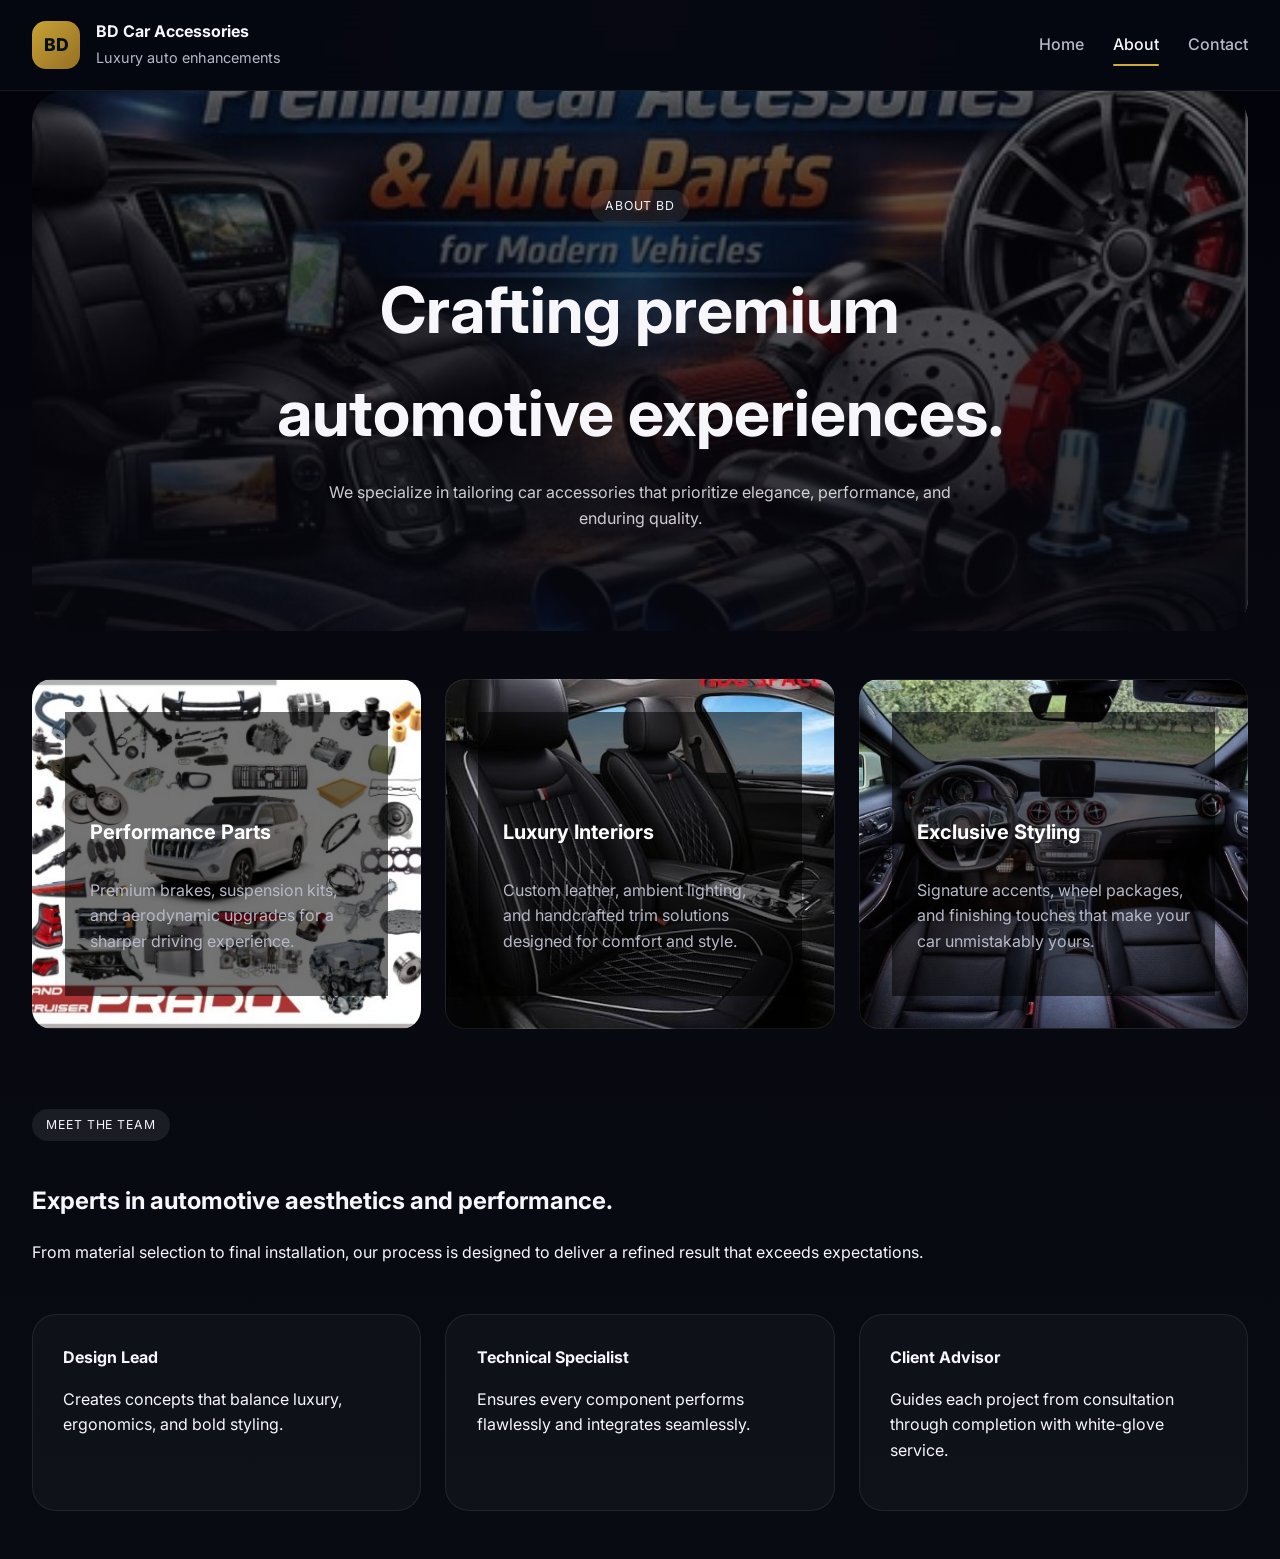
<file: assigment/about.html>
<!DOCTYPE html>
<html lang="en">
<head>
  <meta charset="UTF-8" />
  <meta name="viewport" content="width=device-width, initial-scale=1.0" />
  <title>BD Car Accessories | About</title>
  <link rel="preconnect" href="https://fonts.googleapis.com" />
  <link rel="preconnect" href="https://fonts.gstatic.com" crossorigin />
  <link href="https://fonts.googleapis.com/css2?family=Inter:wght@400;500;600;700;800&display=swap" rel="stylesheet" />
  <link rel="stylesheet" href="styles.css" />
</head>
<body>
  <header class="site-header">
    <div class="brand">
      <div class="logo-mark">BD</div>
      <div>
        <p class="brand-name">BD Car Accessories</p>
        <span class="brand-tag">Luxury auto enhancements</span>
      </div>
    </div>
    <button class="menu-toggle" aria-label="Toggle navigation">Menu</button>
    <nav class="nav-links" aria-label="Primary navigation">
      <a href="index.html" class="nav-link">Home</a>
      <a href="about.html" class="nav-link active">About</a>
      <a href="contact.html" class="nav-link">Contact</a>
    </nav>
  </header>

  <main>
    <section class="page-hero page-hero-about">
      <div class="hero-content centered">
        <span class="eyebrow">About BD</span>
        <h1>Crafting premium automotive experiences.</h1>
        <p>We specialize in tailoring car accessories that prioritize elegance, performance, and enduring quality.</p>
      </div>
    </section>

  <section id="services" class="feature-grid">

    <article class="feature-card" style="background-image: url('images/car p1.jpg');">
        <div class="overlay">
            <h2>Performance Parts</h2>
            <p>
                Premium brakes, suspension kits, and aerodynamic upgrades
                for a sharper driving experience.
            </p>
        </div>
    </article>

    <article class="feature-card" style="background-image: url('images/car p7.jpg');">
        <div class="overlay">
            <h2>Luxury Interiors</h2>
            <p>
                Custom leather, ambient lighting, and handcrafted trim
                solutions designed for comfort and style.
            </p>
        </div>
    </article>

    <article class="feature-card" style="background-image: url('images/car p4.jpg');">
        <div class="overlay">
            <h2>Exclusive Styling</h2>
            <p>
                Signature accents, wheel packages, and finishing touches
                that make your car unmistakably yours.
            </p>
        </div>
    </article>

</section>

    <section class="team-section">
      <div class="team-copy">
        <span class="eyebrow">Meet the team</span>
        <h2>Experts in automotive aesthetics and performance.</h2>
        <p>From material selection to final installation, our process is designed to deliver a refined result that exceeds expectations.</p>
      </div>
      <div class="team-grid">
        <article class="team-card">
          <h4>Design Lead</h4>
          <p>Creates concepts that balance luxury, ergonomics, and bold styling.</p>
        </article>
        <article class="team-card">
          <h4>Technical Specialist</h4>
          <p>Ensures every component performs flawlessly and integrates seamlessly.</p>
        </article>
        <article class="team-card">
          <h4>Client Advisor</h4>
          <p>Guides each project from consultation through completion with white-glove service.</p>
        </article>
      </div>
    </section>
  </main>

  <script src="script.js"></script>
</body>
</html>
</file>
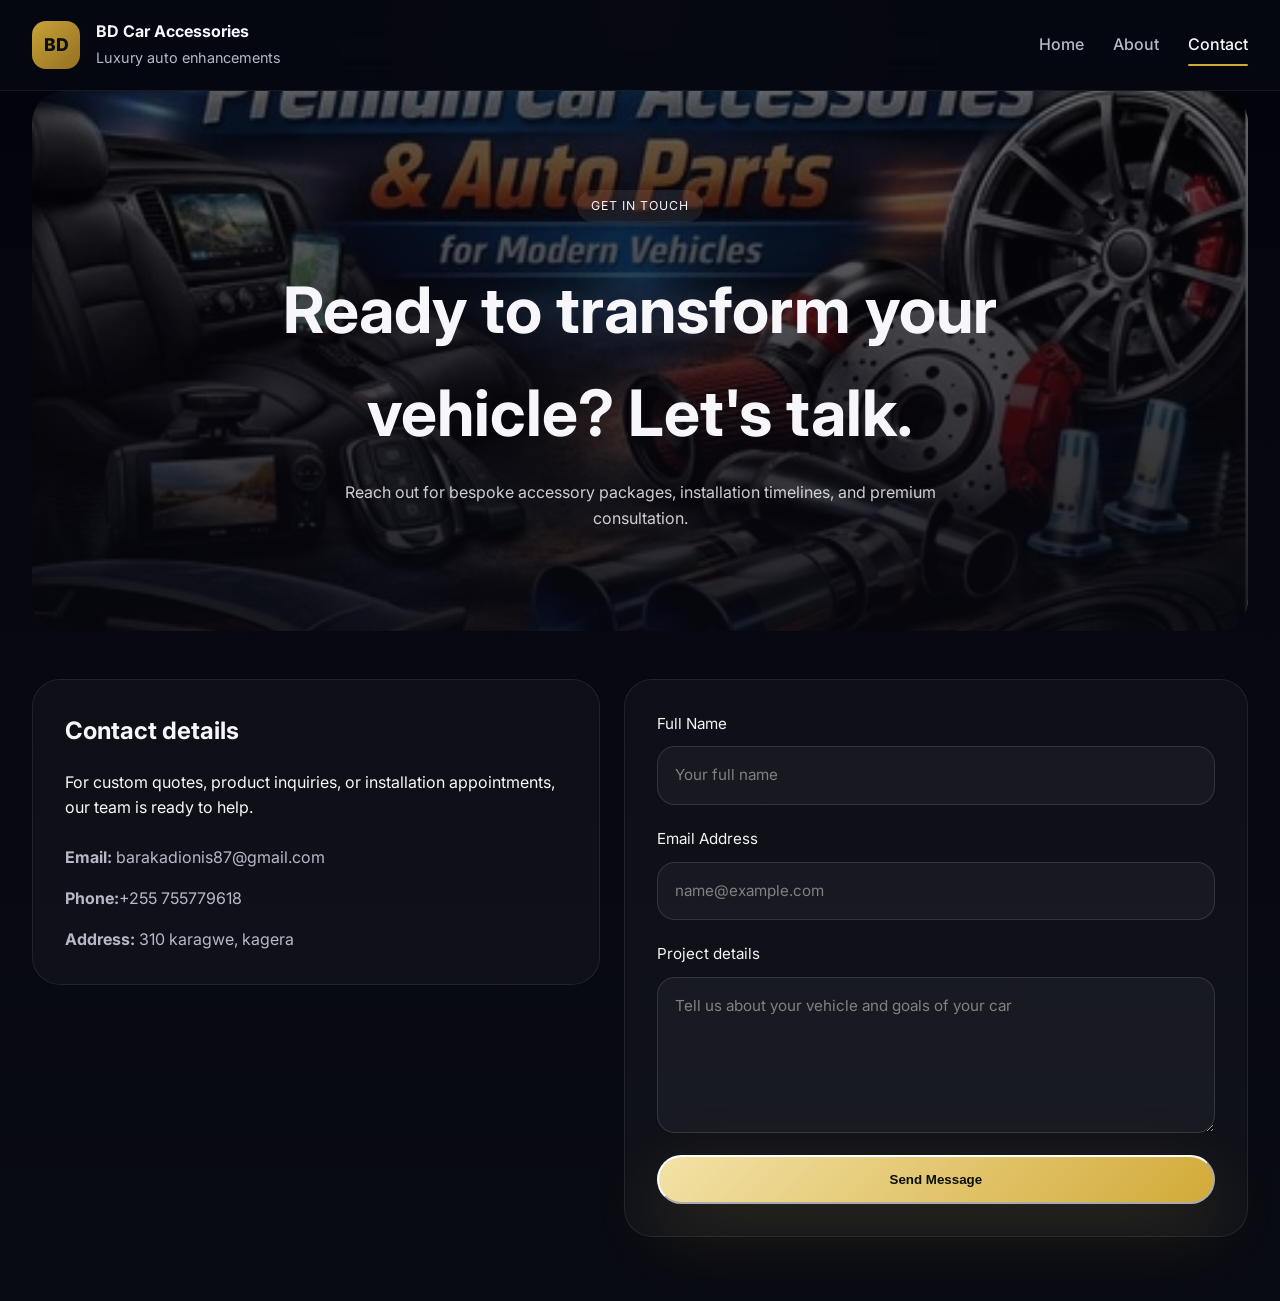
<file: assigment/contact.html>
<!DOCTYPE html>
<html lang="en">
<head>
  <meta charset="UTF-8" />
  <meta name="viewport" content="width=device-width, initial-scale=1.0" />
  <title>BD Car Accessories | Contact</title>
  <link rel="preconnect" href="https://fonts.googleapis.com" />
  <link rel="preconnect" href="https://fonts.gstatic.com" crossorigin />
  <link href="https://fonts.googleapis.com/css2?family=Inter:wght@400;500;600;700;800&display=swap" rel="stylesheet" />
  <link rel="stylesheet" href="styles.css" />
</head>
<body>
  <header class="site-header">
    <div class="brand">
      <div class="logo-mark">BD</div>
      <div>
        <p class="brand-name">BD Car Accessories</p>
        <span class="brand-tag">Luxury auto enhancements</span>
      </div>
    </div>
    <button class="menu-toggle" aria-label="Toggle navigation">Menu</button>
    <nav class="nav-links" aria-label="Primary navigation">
      <a href="index.html" class="nav-link">Home</a>
      <a href="about.html" class="nav-link">About</a>
      <a href="contact.html" class="nav-link active">Contact</a>
    </nav>
  </header>

  <main>
    <section class="page-hero page-hero-contact">
      <div class="hero-content centered">
        <span class="eyebrow">Get in touch</span>
        <h1>Ready to transform your vehicle? Let's talk.</h1>
        <p>Reach out for bespoke accessory packages, installation timelines, and premium consultation.</p>
      </div>
    </section>

    <section class="contact-section">
      <div class="contact-card">
        <h2>Contact details</h2>
        <p>For custom quotes, product inquiries, or installation appointments, our team is ready to help.</p>
        <ul class="contact-list">
          <li><strong>Email:</strong> barakadionis87@gmail.com</li>
          <li><strong>Phone:</strong>+255 755779618</li>
          <li><strong>Address:</strong> 310 karagwe, kagera</li>
        </ul>
      </div>
      <form class="contact-form">
        <label>
          Full Name
          <input type="text" name="name" placeholder="Your full name" required />
        </label>
        <label>
          Email Address
          <input type="email" name="email" placeholder="name@example.com" required />
        </label>
        <label>
          Project details
          <textarea name="message" rows="5" placeholder="Tell us about your vehicle and goals of your car" required></textarea>
        </label>
        <button type="submit" class="btn btn-primary">Send Message</button>
      </form>
    </section>
  </main>

  <script src="script.js"></script>
</body>
</html>
</file>
<file: assigment/styles.css>
:root {
  color-scheme: dark;
  --bg: #07070f;
  --surface: rgba(16, 18, 34, 0.95);
  --surface-strong: #11132a;
  --text: #f7f7fb;
  --muted: #b6b8c7;
  --primary: #d2aa38;
  --primary-soft: rgba(210, 170, 56, 0.18);
  --accent: #f3f3f8;
  --border: rgba(255, 255, 255, 0.08);
  font-family: 'Inter', system-ui, sans-serif;
}

* {
  box-sizing: border-box;
}

html, body {
  margin: 0;
  min-height: 100%;
  background: radial-gradient(circle at top, rgba(210, 170, 56, 0.12), transparent 30%),
    linear-gradient(180deg, #02020a 0%, #06070f 38%, #090b13 100%);
  color: var(--text);
}

body {
  line-height: 1.6;
}

img {
  max-width: 100%;
  display: block;
}

.site-header {
  position: sticky;
  top: 0;
  z-index: 20;
  display: flex;
  align-items: center;
  justify-content: space-between;
  gap: 1rem;
  padding: 1.2rem 2rem;
  background: rgba(6, 8, 18, 0.92);
  backdrop-filter: blur(18px);
  border-bottom: 1px solid rgba(255, 255, 255, 0.07);
}

.brand {
  display: flex;
  align-items: center;
  gap: 1rem;
}

.logo-mark {
  width: 48px;
  height: 48px;
  display: grid;
  place-items: center;
  border-radius: 14px;
  background: linear-gradient(135deg, rgba(210, 170, 56, 0.95), rgba(174, 130, 38, 0.85));
  color: #08100d;
  font-weight: 800;
  font-size: 1.1rem;
}

.brand-name {
  margin: 0;
  font-weight: 700;
}

.brand-tag {
  color: var(--muted);
  font-size: 0.9rem;
}

.nav-links {
  display: flex;
  align-items: center;
  gap: 1.8rem;
}

.nav-link {
  color: var(--muted);
  text-decoration: none;
  font-weight: 500;
  position: relative;
}

.nav-link:hover,
.nav-link.active {
  color: var(--text);
}

.nav-link.active::after,
.nav-link:hover::after {
  content: '';
  position: absolute;
  left: 0;
  bottom: -8px;
  width: 100%;
  height: 2px;
  background: var(--primary);
  border-radius: 999px;
}

.menu-toggle {
  display: none;
  background: transparent;
  border: 1px solid rgba(255, 255, 255, 0.12);
  color: var(--text);
  padding: 0.85rem 1rem;
  border-radius: 999px;
  cursor: pointer;
}

.hero-section {
  min-height: calc(100vh - 98px);
  display: grid;
  place-items: center;
  text-align: left;
  padding: 3rem 2rem;
  background: center/cover no-repeat url('images/car p6.jpg');
  position: relative;
}

.hero-section::after {
  content: '';
  position: absolute;
  inset: 0;
  background: linear-gradient(180deg, rgba(7, 7, 15, 0.08), rgba(7, 7, 15, 0.95));
}

.hero-content {
  position: relative;
  max-width: 760px;
  z-index: 1;
}

.eyebrow {
  display: inline-flex;
  padding: 0.4rem 0.85rem;
  border-radius: 999px;
  color: var(--accent);
  background: rgba(255, 255, 255, 0.08);
  letter-spacing: 0.08em;
  text-transform: uppercase;
  font-size: 0.77rem;
  margin-bottom: 1.3rem;
}

.hero-section h1,
.page-hero h1,
.section-copy h2,
.feature-card h2,
.info-card h3,
.team-card h4 {
  margin: 0;
}

.hero-section h1 {
  font-size: clamp(2.8rem, 5vw, 4.5rem);
  line-height: 0.98;
  letter-spacing: -0.04em;
}

.hero-copy {
  color: var(--muted);
  font-size: 1.05rem;
  max-width: 680px;
  margin: 1.5rem 0 2rem;
}

.hero-actions {
  display: flex;
  flex-wrap: wrap;
  gap: 1rem;
}

.btn {
  display: inline-flex;
  align-items: center;
  justify-content: center;
  padding: 0.95rem 1.7rem;
  border-radius: 999px;
  text-decoration: none;
  font-weight: 600;
  transition: transform 0.2s ease, box-shadow 0.2s ease;
}

.btn:hover {
  transform: translateY(-1px);
}

.btn-primary {
  color: #08100d;
  background: linear-gradient(135deg, #f3e2a7, #d2aa38);
  box-shadow: 0 22px 70px rgba(210, 170, 56, 0.18);
}

.btn-secondary {
  color: var(--text);
  border: 1px solid rgba(255, 255, 255, 0.16);
  background: rgba(255, 255, 255, 0.04);
}

.feature-grid,
.about-stats,
.section-cards,
.team-grid,
.contact-section {
  display: grid;
  gap: 1.5rem;
}

.feature-grid {
  grid-template-columns: repeat(3, minmax(0, 1fr));
  padding: 3rem 2rem 2rem;
}

.feature-card {
  padding: 2rem;
  border: 1px solid var(--border);
  border-radius: 24px;
  background: rgba(255, 255, 255, 0.03);
}

.feature-card h2 {
  font-size: 1.25rem;
  margin-bottom: 0.85rem;
}

.feature-card p {
  color: var(--muted);
}

.about-preview,
.page-hero,
.content-section,
.team-section {
  padding: 3rem 2rem;
}

.about-preview {
  display: grid;
  grid-template-columns: 1.4fr 1fr;
  gap: 2rem;
  align-items: center;
}

.about-copy h2 {
  font-size: clamp(2rem, 3vw, 2.8rem);
  margin: 0.7rem 0 1rem;
}

.about-copy p {
  color: var(--muted);
  max-width: 620px;
  margin-bottom: 1.7rem;
}

.about-stats {
  grid-template-columns: repeat(3, minmax(0, 1fr));
}

.stat-item {
  padding: 1.7rem 1.5rem;
  border-radius: 22px;
  background: rgba(255, 255, 255, 0.04);
  border: 1px solid rgba(255, 255, 255, 0.08);
}

.stat-item strong {
  display: block;
  font-size: 2rem;
  margin-bottom: 0.65rem;
}

.page-hero {
  min-height: 60vh;
  display: grid;
  place-items: center;
  position: relative;
  text-align: center;
  overflow: hidden;
  border-radius: 32px;
  margin: 0 2rem;
}

.page-hero::before {
  content: '';
  position: absolute;
  inset: 0;
  background: url('images/car p6.jpg') center/cover no-repeat;
  filter: saturate(0.85) brightness(0.65);
}

.page-hero::after {
  content: '';
  position: absolute;
  inset: 0;
  background: linear-gradient(180deg, rgba(7, 7, 15, 0.35), rgba(7, 7, 15, 0.85));
}

.page-hero .hero-content {
  position: relative;
  max-width: 780px;
  color: var(--text);
}

.page-hero-about h1,
.page-hero-contact h1 {
  font-size: clamp(2.5rem, 5vw, 4rem);
  margin: 1rem 0;
}

.page-hero p {
  color: rgba(247, 247, 251, 0.82);
  max-width: 640px;
  margin: 0 auto;
}

.content-section {
  display: grid;
  grid-template-columns: 1.3fr 1fr;
  gap: 2rem;
}

.section-copy h2 {
  font-size: clamp(2rem, 3vw, 2.6rem);
  margin-bottom: 1rem;
}

.section-copy p {
  color: var(--muted);
  max-width: 640px;
}

.section-cards {
  grid-template-columns: 1fr;
}

.info-card {
  padding: 1.8rem;
  border-radius: 24px;
  background: rgba(255, 255, 255, 0.04);
  border: 1px solid rgba(255, 255, 255, 0.08);
}

.info-card h3 {
  margin-bottom: 0.8rem;
}

.team-section {
  display: grid;
  gap: 2rem;
}

.team-grid {
  grid-template-columns: repeat(3, minmax(0, 1fr));
}

.team-card {
  padding: 1.9rem;
  border-radius: 24px;
  border: 1px solid rgba(255, 255, 255, 0.08);
  background: rgba(255, 255, 255, 0.03);
}

.team-card h4 {
  margin-bottom: 0.85rem;
}

.contact-section {
  grid-template-columns: 1fr 1.1fr;
  align-items: start;
  padding: 3rem 2rem 4rem;
}

.contact-card,
.contact-form {
  padding: 2rem;
  border-radius: 28px;
  background: rgba(255, 255, 255, 0.03);
  border: 1px solid rgba(255, 255, 255, 0.08);
}

.contact-card h2 {
  margin-top: 0;
}

.contact-list {
  list-style: none;
  padding: 0;
  margin: 1.5rem 0 0;
  display: grid;
  gap: 0.95rem;
}

.contact-list li {
  color: var(--muted);
}

.contact-form label {
  display: grid;
  gap: 0.65rem;
  margin-bottom: 1.4rem;
  color: var(--accent);
  font-size: 0.95rem;
}

.contact-form input,
.contact-form textarea {
  border: 1px solid rgba(255, 255, 255, 0.12);
  border-radius: 18px;
  background: rgba(255, 255, 255, 0.04);
  color: var(--text);
  font: inherit;
  padding: 1rem 1.1rem;
  outline: none;
}

.contact-form input::placeholder,
.contact-form textarea::placeholder {
  color: rgba(255, 255, 255, 0.45);
}

.contact-form button {
  width: 100%;
}

.centered {
  display: grid;
  place-items: center;
  text-align: center;
}

@media (max-width: 1024px) {
  .feature-grid,
  .about-preview,
  .about-stats,
  .content-section,
  .team-grid,
  .contact-section {
    grid-template-columns: 1fr;
  }

  .hero-section,
  .page-hero {
    padding: 2.5rem 1.5rem;
  }
}

@media (max-width: 768px) {
  .site-header {
    flex-wrap: wrap;
    padding: 1rem 1.25rem;
  }
  .nav-links {
    width: 100%;
    flex-direction: column;
    gap: 1rem;
    display: none;
    margin-top: 1rem;
    padding: 1rem 0;
    border-top: 1px solid rgba(255, 255, 255, 0.08);
  }
  .nav-links.open {
    display: flex;
  }
  .menu-toggle {
    display: inline-flex;
  }
  .hero-copy {
    font-size: 1rem;
  }
}

@media (max-width: 480px) {
  .site-header {
    justify-content: space-between;
  }
  .hero-actions,
  .contact-form button {
    width: 100%;
    flex-direction: column;
  }
  .hero-actions .btn {
    width: 100%;
  }
}
.feature-card{
    height:350px;
    border-radius:20px;
    overflow:hidden;
    position:relative;

    background-size:cover;
    background-position:center;
    background-repeat:no-repeat;

    transition:.4s;
    cursor:pointer;
}

.feature-card:hover{
    transform:translateY(-10px);
}

.overlay{
    width:100%;
    height:100%;

    background:rgba(0,0,0,.55);

    color:white;

    display:flex;
    flex-direction:column;
    justify-content:flex-end;

    padding:25px;

    transition:.4s;
}

.feature-card:hover .overlay{
    background:rgba(0,0,0,.35);
}
.brands{

    padding:80px 5%;
    background:#0b0b0b;
    text-align:center;
    overflow:hidden;

}

.brands h2{

    color:#fff;
    font-size:2rem;
    margin-bottom:45px;
    letter-spacing:1px;

}
.brands-slider{

    overflow:hidden;
    width:100%;
    position:relative;

}
.brands-track{

    display:flex;
    align-items:center;
    gap:60px;
    width:max-content;

    animation:moveBrands 30s linear infinite;

}
.brands-slider:hover .brands-track{

    animation-play-state:paused;

}
.brands-track img{

    width:120px;
    height:70px;

    object-fit:contain;

    filter:grayscale(100%);
    opacity:.8;

    transition:.4s;

}
.brands-track img:hover{

    filter:grayscale(0);
    opacity:1;
    transform:scale(1.25);

}
@keyframes moveBrands{

    from{

        transform:translateX(0);

    }

    to{

        transform:translateX(-50%);

    }

}
</file>
